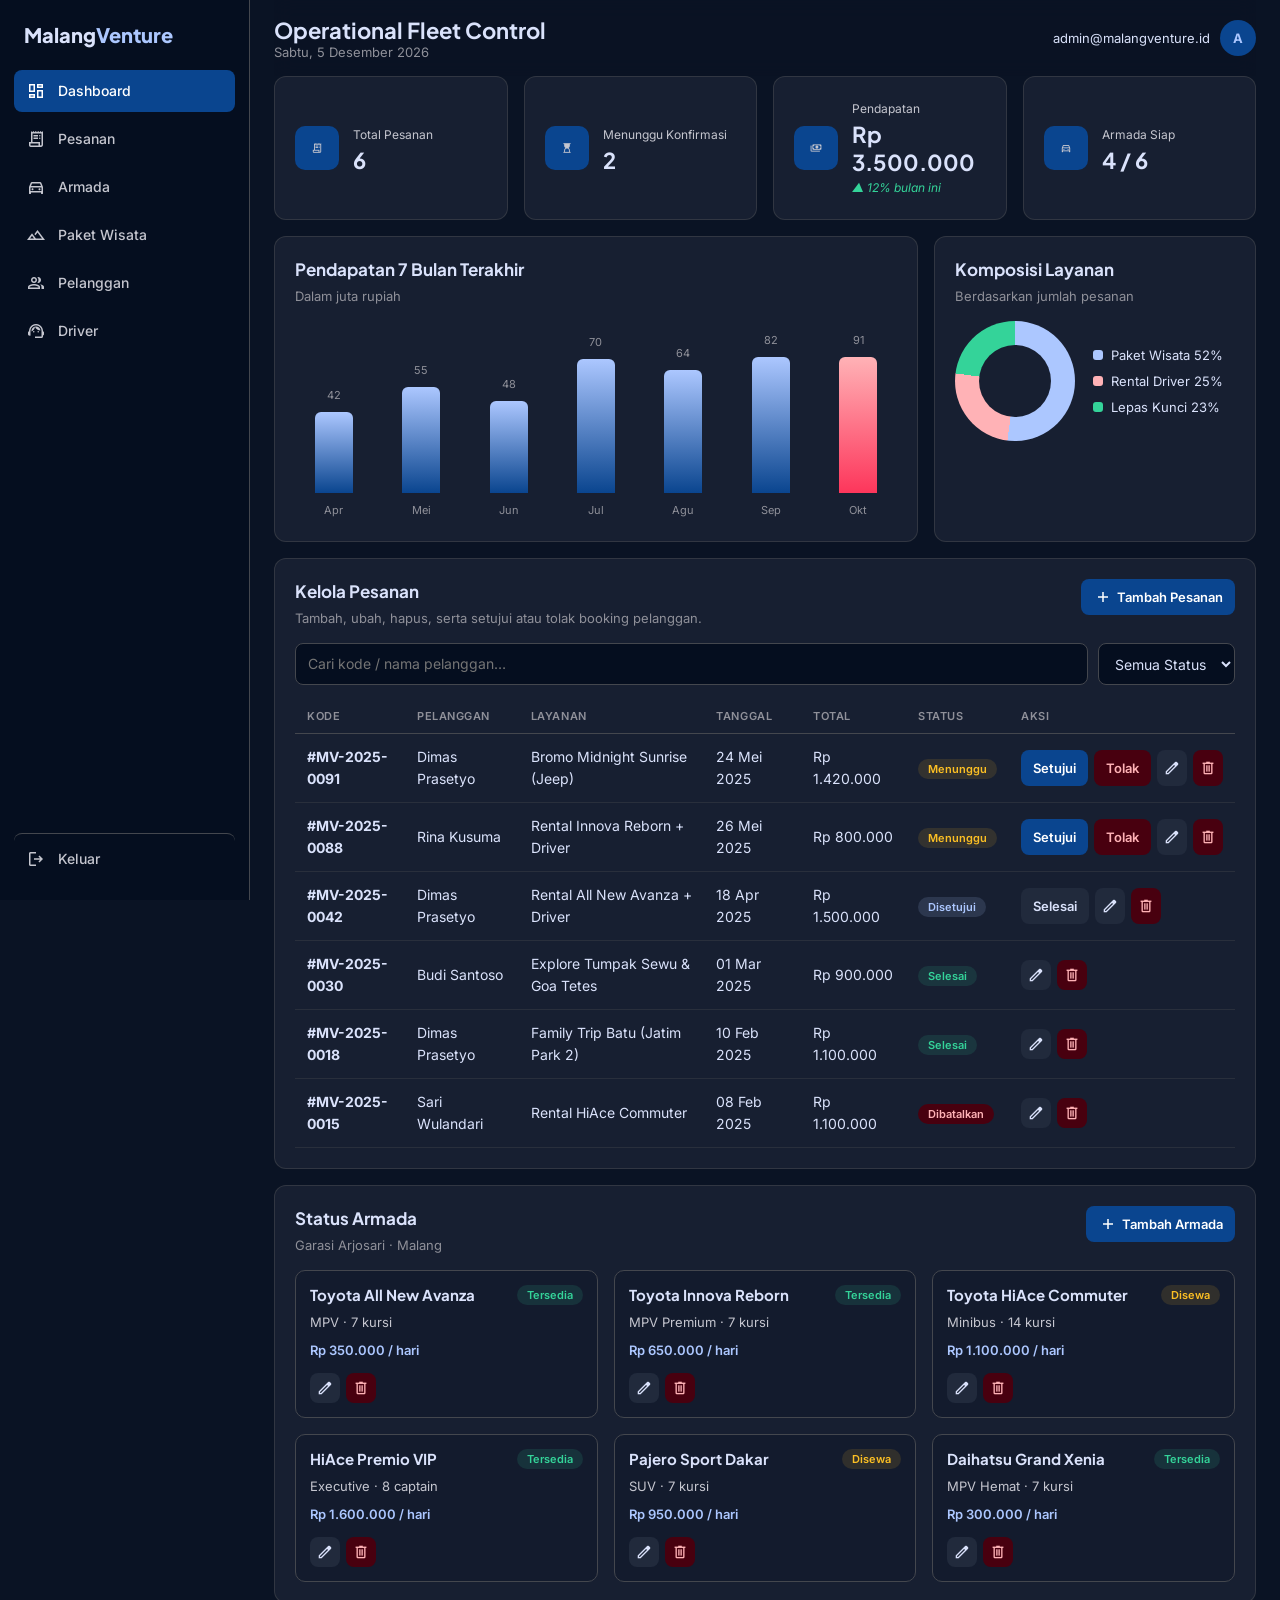
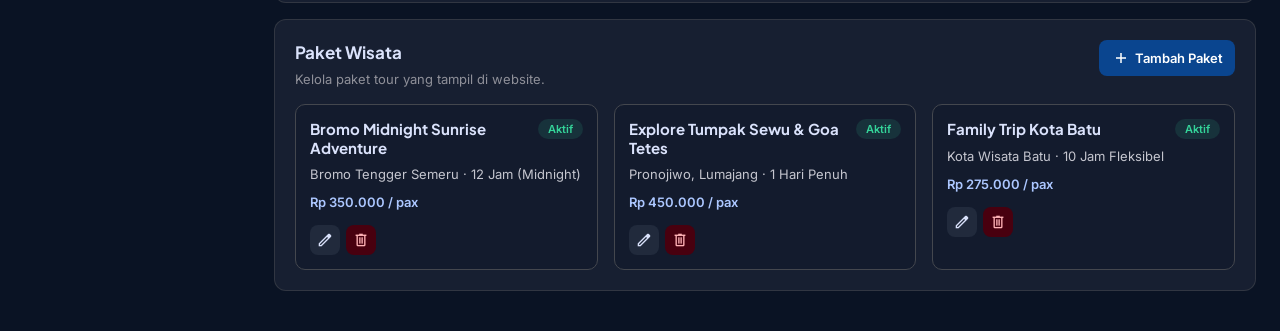
<file: admin.html>
<!DOCTYPE html>
<html lang="id">
<head>
<meta charset="UTF-8">
<meta name="viewport" content="width=device-width, initial-scale=1">
<title>Admin Dashboard - MalangVenture</title>
<link href="https://fonts.googleapis.com/css2?family=Inter:wght@400;500;600&family=Plus+Jakarta+Sans:wght@600;700;800&display=swap" rel="stylesheet">
<link href="https://fonts.googleapis.com/css2?family=Material+Symbols+Outlined:wght,FILL@100..700,0..1&display=swap" rel="stylesheet">
<link rel="stylesheet" href="css/admin.css">
</head>
<body>
<div class="app">
  <aside class="side" id="side">
    <div class="brand">Malang<span>Venture</span></div>
    <a href="#dash" class="on"><span class="i">dashboard</span>Dashboard</a>
    <a href="#pesanan"><span class="i">receipt_long</span>Pesanan</a>
    <a href="#armada"><span class="i">directions_car</span>Armada</a>
    <a href="#wisata"><span class="i">terrain</span>Paket Wisata</a>
    <a href="#dash"><span class="i">group</span>Pelanggan</a>
    <a href="#dash"><span class="i">support_agent</span>Driver</a>
    <a href="login.html" class="out"><span class="i">logout</span>Keluar</a>
  </aside>
  <div class="scrim" id="scrim"></div>

  <div class="main">
    <header class="top">
      <button class="burger" id="burger" aria-label="Menu"><span class="i">menu</span></button>
      <h1>Operational Fleet Control<small id="date"></small></h1>
      <div class="me"><span>admin@malangventure.id</span><div class="av">A</div></div>
    </header>

    <section id="dash">
      <div class="grid stats">
        <div class="card stat"><div class="ico"><span class="i">receipt_long</span></div><div><span>Total Pesanan</span><b id="sTotal">0</b></div></div>
        <div class="card stat"><div class="ico"><span class="i">hourglass_top</span></div><div><span>Menunggu Konfirmasi</span><b id="sPend">0</b></div></div>
        <div class="card stat"><div class="ico"><span class="i">payments</span></div><div><span>Pendapatan</span><b id="sRev">Rp 0</b><i class="up">▲ 12% bulan ini</i></div></div>
        <div class="card stat"><div class="ico"><span class="i">directions_car</span></div><div><span>Armada Siap</span><b id="sFleet">0</b></div></div>
      </div>
      <div class="grid two">
        <div class="card"><h2>Pendapatan 7 Bulan Terakhir</h2><p class="sub">Dalam juta rupiah</p><div class="bars" id="bars"></div></div>
        <div class="card"><h2>Komposisi Layanan</h2><p class="sub">Berdasarkan jumlah pesanan</p>
          <div class="pie"><div class="donut"></div>
          <ul class="leg"><li style="--c:var(--sec)">Paket Wisata 52%</li><li style="--c:var(--ter)">Rental Driver 25%</li><li style="--c:var(--ok)">Lepas Kunci 23%</li></ul></div></div>
      </div>
    </section>

    <section id="pesanan" class="card" style="margin-bottom:16px">
      <div class="head"><div><h2>Kelola Pesanan</h2><p class="sub">Tambah, ubah, hapus, serta setujui atau tolak booking pelanggan.</p></div><button class="btn ok" data-a="add" data-e="orders"><span class="i">add</span>Tambah Pesanan</button></div>
      <div class="bar">
        <input class="in" id="q" placeholder="Cari kode / nama pelanggan…">
        <select class="in" id="f"><option value="">Semua Status</option><option value="pending">Menunggu</option><option value="approved">Disetujui</option><option value="done">Selesai</option><option value="cancel">Dibatalkan</option></select>
      </div>
      <div class="tw"><table>
        <thead><tr><th>Kode</th><th>Pelanggan</th><th>Layanan</th><th>Tanggal</th><th>Total</th><th>Status</th><th>Aksi</th></tr></thead>
        <tbody id="tb"></tbody>
      </table></div>
    </section>

    <section id="armada" class="card">
      <div class="head"><div><h2>Status Armada</h2><p class="sub">Garasi Arjosari · Malang</p></div><button class="btn ok" data-a="add" data-e="fleet"><span class="i">add</span>Tambah Armada</button></div>
      <div class="grid fleet" id="fleet"></div>
    </section>

    <section id="wisata" class="card" style="margin-top:16px">
      <div class="head"><div><h2>Paket Wisata</h2><p class="sub">Kelola paket tour yang tampil di website.</p></div><button class="btn ok" data-a="add" data-e="tours"><span class="i">add</span>Tambah Paket</button></div>
      <div class="grid fleet" id="tours"></div>
    </section>
  </div>
</div>
<dialog id="dlg"></dialog>
<div class="toast" id="toast"></div>

<script src="js/admin.js"></script>
</body>
</html>
</file>
<file: css/admin.css>
:root{--bg:#0a1324;--low:#131b2d;--cont:#171f31;--high:#212a3c;--lowest:#050e1f;--navy:#0c1f3f;--pri:#b5c6ef;--sec:#acc7ff;--secc:#0a458f;--ter:#ffb2b6;--terc:#48000f;--text:#dae2fb;--mut:#c5c6cf;--out:#8f9099;--line:#44474e;--ok:#34d399;--warn:#fbbf24;--r:12px}
*{box-sizing:border-box;margin:0;padding:0}
html{scroll-behavior:smooth}
body{background:var(--bg);color:var(--text);font:15px/22px Inter,sans-serif;min-height:100vh}
h1,h2,h3,.brand{font-family:'Plus Jakarta Sans',sans-serif}
.i{font-family:'Material Symbols Outlined';font-size:20px;line-height:1;vertical-align:middle;font-weight:400}
button{font:inherit;color:inherit;cursor:pointer;border:0;background:none}
.app{display:grid;grid-template-columns:250px 1fr;min-height:100vh}
/* Sidebar */
.side{background:var(--lowest);border-right:1px solid var(--line);padding:20px 14px;position:sticky;top:0;height:100vh;display:flex;flex-direction:column;gap:6px;z-index:30}
.brand{font-weight:800;font-size:20px;padding:4px 10px 18px}.brand span{color:var(--sec)}
.side a{display:flex;gap:12px;align-items:center;padding:10px 12px;border-radius:8px;color:var(--mut);text-decoration:none;font-weight:500;font-size:14px}
.side a:hover{background:var(--cont);color:var(--text)}
.side a.on{background:var(--secc);color:#fff}
.side .out{margin-top:auto;border-top:1px solid var(--line);padding-top:14px}
.scrim{display:none}
/* Main */
.main{padding:0 24px 40px;min-width:0}
.top{display:flex;align-items:center;gap:14px;padding:16px 0;position:sticky;top:0;background:rgba(10,19,36,.9);backdrop-filter:blur(10px);z-index:20}
.burger{display:none;padding:8px;border-radius:8px;background:var(--cont)}
.top h1{font-size:22px;line-height:28px;flex:1}
.top small{display:block;font:400 13px Inter;color:var(--out)}
.me{display:flex;align-items:center;gap:10px;font-size:13px}
.av{width:36px;height:36px;border-radius:50%;background:var(--secc);display:grid;place-items:center;font-weight:700;color:var(--sec)}
.card{background:var(--cont);border:1px solid rgba(68,71,78,.6);border-radius:var(--r);padding:20px}
.card h2{font-size:17px;line-height:24px;margin-bottom:4px}
.sub{font-size:13px;color:var(--out);margin-bottom:14px}
.grid{display:grid;gap:16px;margin-bottom:16px}
.stats{grid-template-columns:repeat(4,1fr)}
.two{grid-template-columns:2fr 1fr}
.stat{display:flex;gap:14px;align-items:center}
.ico{width:44px;height:44px;border-radius:10px;display:grid;place-items:center;background:var(--secc);color:var(--sec);flex:none}
.stat b{display:block;font:700 22px/28px 'Plus Jakarta Sans'}
.stat span{font-size:12px;color:var(--mut)}
.up{color:var(--ok);font-size:12px}
/* Chart */
.chart{width:100%;height:220px;display:block}
.bars{display:flex;align-items:flex-end;gap:10px;height:200px;padding-top:8px}
.bars div{flex:1;display:flex;flex-direction:column;align-items:center;justify-content:flex-end;height:100%;font-size:11px;color:var(--out);gap:6px}
.bars i{width:100%;max-width:38px;background:linear-gradient(var(--sec),var(--secc));border-radius:6px 6px 0 0;min-height:4px}
.bars div:last-child i{background:linear-gradient(var(--ter),#fd365b)}
.pie{display:flex;gap:18px;align-items:center;flex-wrap:wrap}
.donut{width:120px;height:120px;border-radius:50%;background:conic-gradient(var(--sec) 0 52%,var(--ter) 0 77%,var(--ok) 0 100%);position:relative;flex:none}
.donut:after{content:"";position:absolute;inset:24px;background:var(--cont);border-radius:50%}
.leg li{list-style:none;font-size:13px;display:flex;gap:8px;align-items:center;margin:4px 0}
.leg li:before{content:"";width:10px;height:10px;border-radius:3px;background:var(--c)}
/* Toolbar + table */
.bar{display:flex;gap:10px;flex-wrap:wrap;margin-bottom:14px}
.in{background:var(--lowest);border:1px solid var(--line);color:var(--text);border-radius:8px;padding:9px 12px;font:inherit;font-size:14px;min-width:0}
.in:focus{outline:2px solid var(--sec);border-color:transparent}
.bar .in:first-child{flex:1;min-width:160px}
.tw{overflow-x:auto}
table{width:100%;border-collapse:collapse;font-size:14px}
th{text-align:left;font:600 11px Inter;letter-spacing:.05em;text-transform:uppercase;color:var(--out);padding:10px 12px;border-bottom:1px solid var(--line)}
td{padding:12px;border-bottom:1px solid rgba(68,71,78,.4);vertical-align:middle}
td small{display:block;color:var(--out);font-size:12px}
.badge{display:inline-block;padding:3px 10px;border-radius:99px;font:600 11px Inter;white-space:nowrap}
.pending{background:rgba(251,191,36,.12);color:var(--warn)}
.approved{background:rgba(172,199,255,.14);color:var(--sec)}
.done{background:rgba(52,211,153,.12);color:var(--ok)}
.cancel{background:var(--terc);color:var(--ter)}
.act{display:flex;gap:6px}
.btn{padding:7px 12px;border-radius:8px;font-size:13px;font-weight:600;background:var(--high);display:inline-flex;gap:4px;align-items:center}
.btn.ok{background:var(--secc);color:#fff}.btn.no{background:var(--terc);color:var(--ter)}
.btn:hover{filter:brightness(1.2)}
.empty{text-align:center;color:var(--out);padding:24px}
/* Fleet */
.fleet{grid-template-columns:repeat(3,1fr);margin:0}
.car{background:var(--low);border:1px solid var(--line);border-radius:10px;padding:14px;display:flex;flex-direction:column;gap:6px}
.car header{display:flex;justify-content:space-between;gap:8px;align-items:flex-start}
.car b{font:700 15px 'Plus Jakarta Sans'}
.car p{font-size:13px;color:var(--mut)}
.car .pr{color:var(--sec);font-weight:600}
.toast{position:fixed;right:20px;bottom:20px;background:var(--high);border:1px solid var(--sec);padding:12px 18px;border-radius:10px;opacity:0;transform:translateY(12px);transition:.25s;pointer-events:none;z-index:50;max-width:calc(100vw - 40px)}
.toast.show{opacity:1;transform:none}
section{scroll-margin-top:80px}

.head{display:flex;justify-content:space-between;gap:12px;align-items:flex-start;flex-wrap:wrap}
.btn.ic{padding:6px}.btn.ic .i{font-size:18px}
.car footer{display:flex;gap:6px;margin-top:6px}
dialog{background:var(--cont);color:var(--text);border:1px solid var(--line);border-radius:var(--r);padding:22px;width:min(480px,calc(100vw - 32px));margin:auto;max-height:90vh;overflow:auto}
dialog::backdrop{background:rgba(0,0,0,.65)}
dialog h2{margin-bottom:14px}
.fld{display:block;margin-bottom:12px;font-size:13px;color:var(--mut)}
.fld .in{width:100%;margin-top:4px}
.fld.bad .in{outline:2px solid var(--ter)}
.fld em{color:var(--ter);font-style:normal;font-size:12px}
.mf{display:flex;justify-content:flex-end;gap:8px;margin-top:16px}

/* ---------- RESPONSIVE (media query) ---------- */
@media (max-width:1100px){
  .stats{grid-template-columns:repeat(2,1fr)}
  .two{grid-template-columns:1fr}
  .fleet{grid-template-columns:repeat(2,1fr)}
}
@media (max-width:860px){
  .app{grid-template-columns:1fr}
  .side{position:fixed;left:0;top:0;width:260px;transform:translateX(-100%);transition:transform .25s}
  .side.open{transform:none}
  .scrim.open{display:block;position:fixed;inset:0;background:rgba(0,0,0,.6);z-index:25}
  .burger{display:block}
  .me span{display:none}
  .main{padding:0 16px 32px}
}
@media (max-width:640px){
  .stats,.fleet{grid-template-columns:1fr}
  .top h1{font-size:18px}.top small{display:none}
  .card{padding:16px}
  /* tabel berubah jadi kartu */
  thead{display:none}
  table,tbody,tr,td{display:block;width:100%}
  tr{background:var(--low);border:1px solid var(--line);border-radius:10px;padding:8px;margin-bottom:10px}
  td{border:0;padding:6px 8px;display:flex;justify-content:space-between;gap:12px;text-align:right}
  td:before{content:attr(data-l);color:var(--out);font-size:12px;text-align:left;flex:none}
  .act{justify-content:flex-end;flex-wrap:wrap}
  .head .btn{width:100%;justify-content:center}
  .mf .btn{flex:1;justify-content:center}
  .bar .in{flex:1 1 100%}
}
</file>
